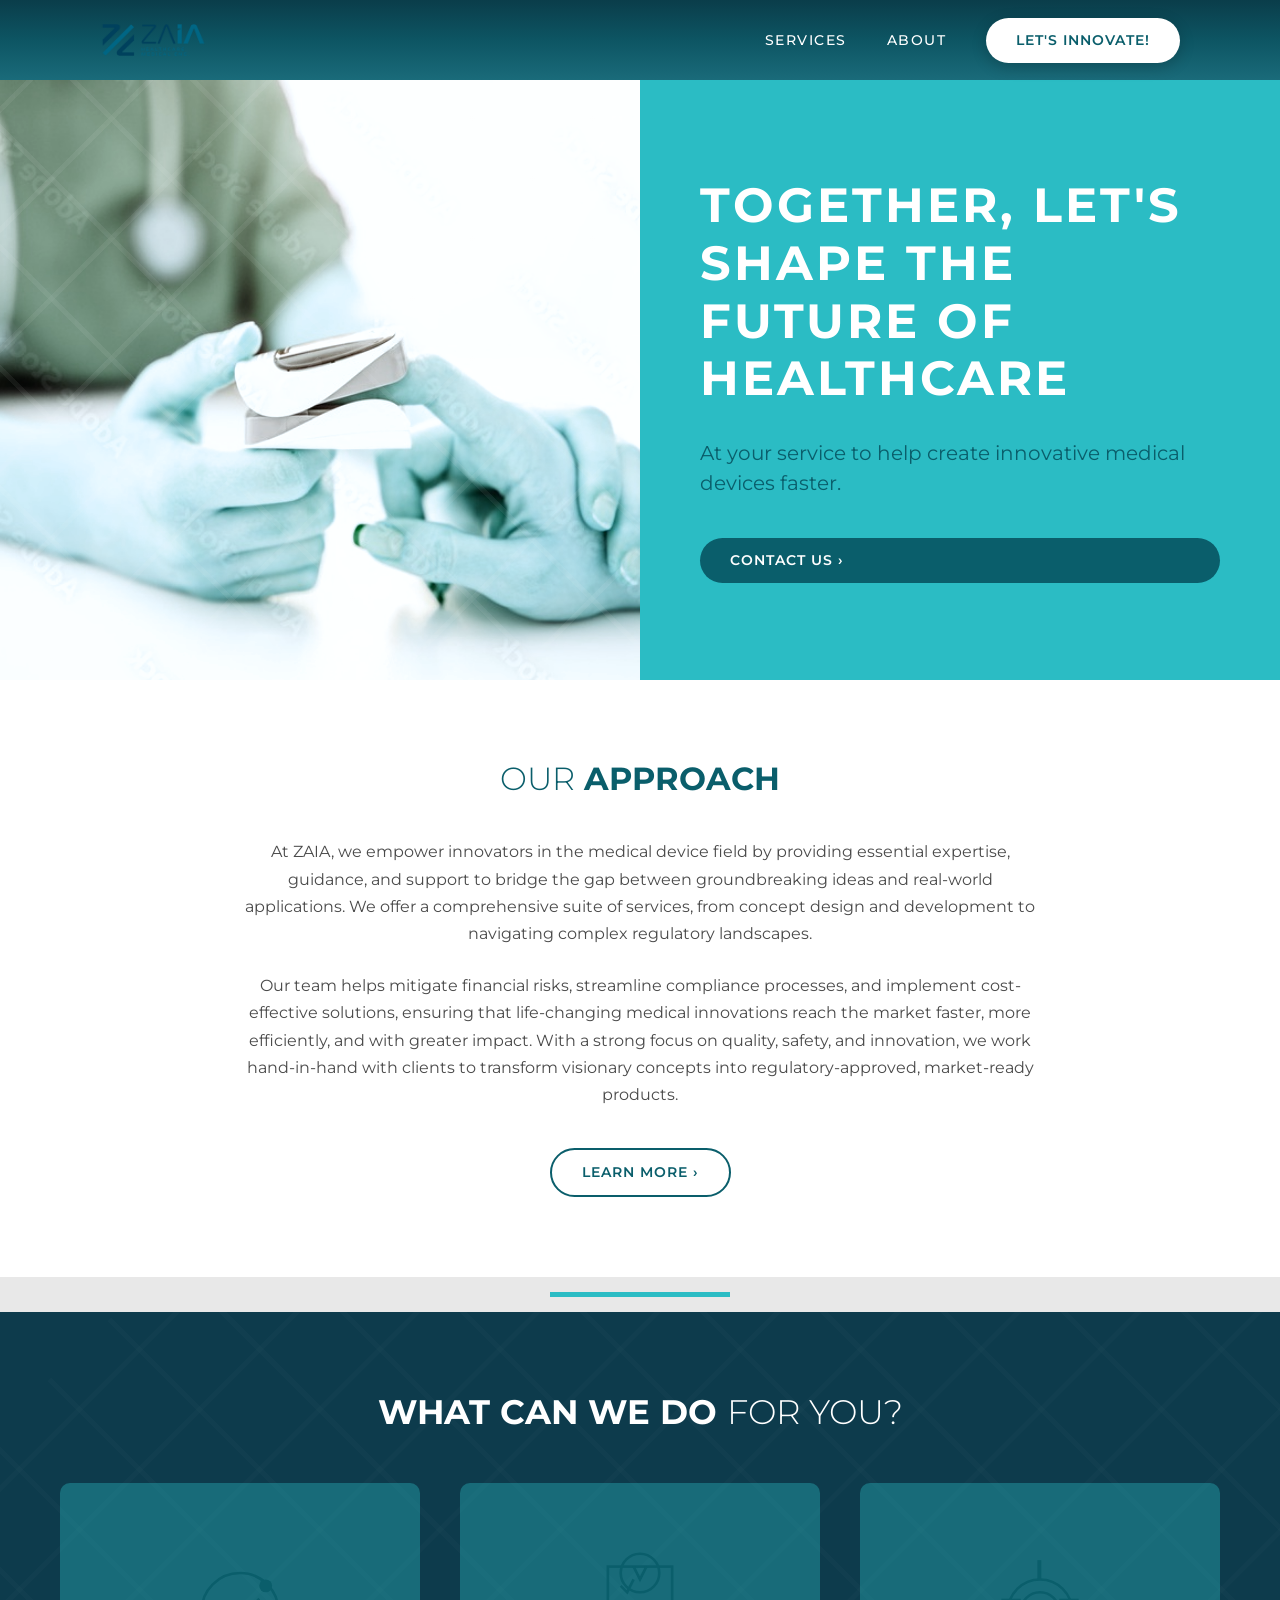
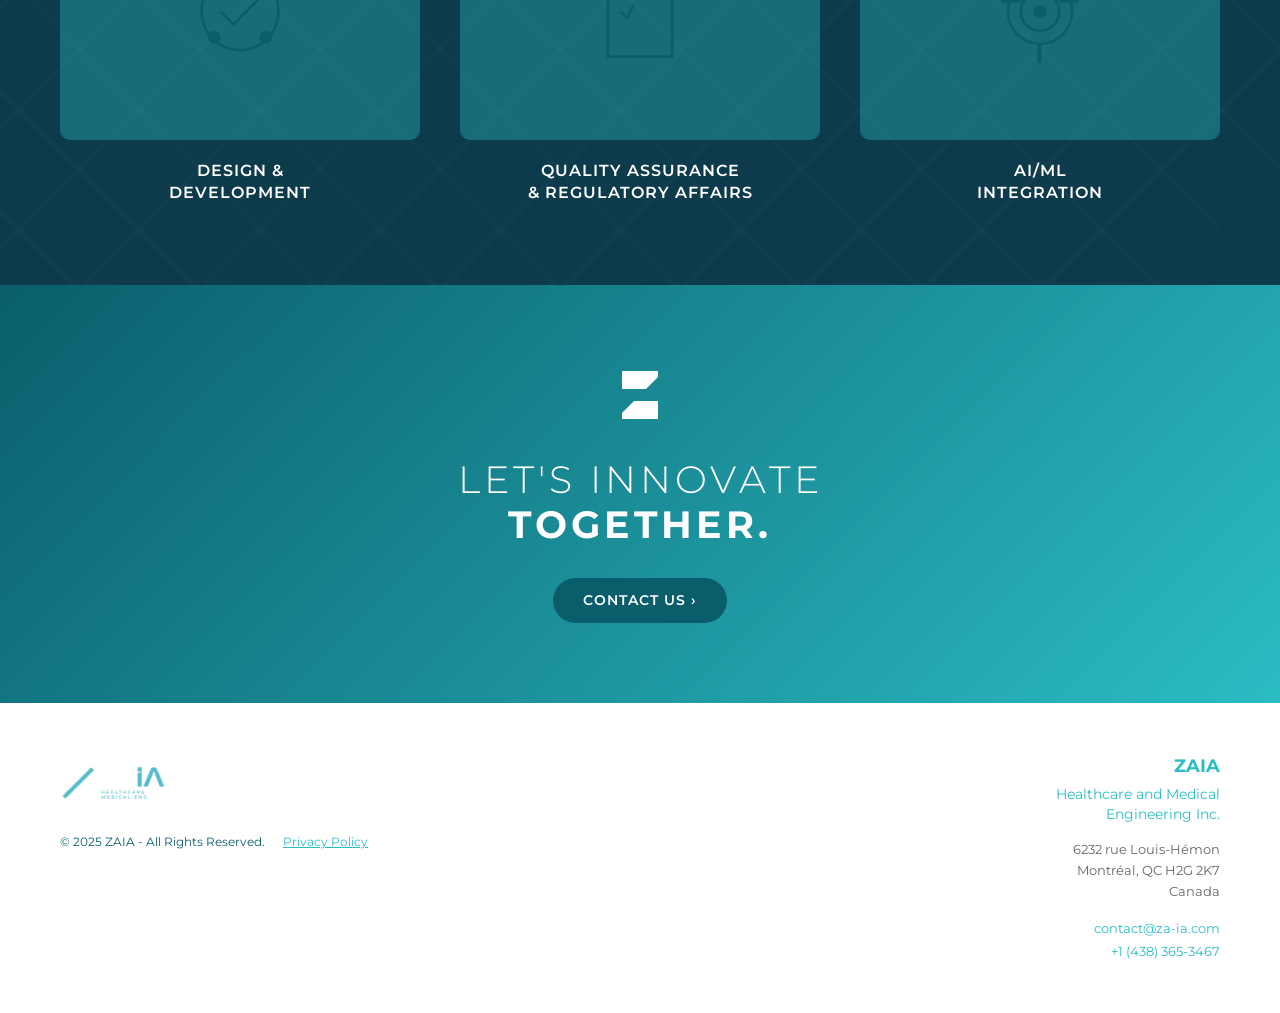
<file: index.html>
<!DOCTYPE html>
<html lang="fr">
<head>
    <meta charset="UTF-8">
    <meta name="viewport" content="width=device-width, initial-scale=1.0">
    <meta name="description" content="ZAIA Healthcare & Medical Engineering - Empowering innovators in the medical device field">
    <title>ZAIA Healthcare - Medical Engineering</title>

    <!-- Google Fonts -->
    <link rel="preconnect" href="https://fonts.googleapis.com">
    <link rel="preconnect" href="https://fonts.gstatic.com" crossorigin>
    <link href="https://fonts.googleapis.com/css2?family=Montserrat:wght@300;400;500;600;700&display=swap" rel="stylesheet">

    <!-- CSS Files -->
    <link rel="stylesheet" href="css/variables.css">
    <link rel="stylesheet" href="css/style.css">
    <link rel="stylesheet" href="css/responsive.css">
</head>
<body>
    <!-- SECTION 1: HEADER / NAVIGATION -->
    <header class="header">
        <div class="header-container">
            <!-- Logo -->
            <a href="#home" class="logo">
                <img src="assets/images/logo/zaia-logo-white.png" alt="ZAIA Healthcare" class="logo-image" onerror="this.style.display='none'; this.nextElementSibling.style.display='flex';">

                <!-- Fallback SVG si l'image n'est pas trouvée -->
                <div class="logo-fallback" style="display: none; align-items: center; gap: 12px;">
                    <div class="logo-symbol">
                        <svg width="40" height="50" viewBox="0 0 40 50" fill="none" xmlns="http://www.w3.org/2000/svg">
                            <path d="M5 5 L35 5 L35 10 L15 30 L35 30 L35 45 L5 45 L5 40 L25 20 L5 20 Z" fill="#FFFFFF"/>
                        </svg>
                    </div>
                    <div class="logo-text">
                        <div class="logo-name">ZAIA</div>
                        <div class="logo-subtitle">
                            <div>HEALTHCARE</div>
                            <div>MEDICAL ENG.</div>
                        </div>
                    </div>
                </div>
            </a>

            <!-- Navigation -->
            <nav class="nav">
                <a href="#services" class="nav-link">SERVICES</a>
                <a href="#about" class="nav-link">ABOUT</a>
                <a href="#contact" class="btn btn-primary">LET'S INNOVATE!</a>
            </nav>

            <!-- Mobile Menu Button -->
            <button class="mobile-menu-btn" aria-label="Toggle menu">
                <span></span>
                <span></span>
                <span></span>
            </button>
        </div>
    </header>

    <main>
        <!-- SECTION 2: HERO -->
        <section class="hero" id="home">
            <div class="hero-container">
                <!-- Left: Image with Watermark -->
                <div class="hero-image">
                    <div class="watermark"></div>
                    <img src="assets/images/hero-medical.jpg" alt="Medical device innovation">
                </div>

                <!-- Right: Content -->
                <div class="hero-content">
                    <h1 class="hero-title">TOGETHER, LET'S SHAPE THE FUTURE OF HEALTHCARE</h1>
                    <p class="hero-subtitle">At your service to help create innovative medical devices faster.</p>
                    <a href="#contact" class="btn btn-hero">CONTACT US ›</a>
                </div>
            </div>
        </section>

        <!-- SECTION 3: OUR APPROACH -->
        <section class="approach" id="about">
            <div class="approach-container">
                <h2 class="approach-title">
                    <span class="light">OUR</span> <span class="bold">APPROACH</span>
                </h2>

                <p class="approach-text">
                    At ZAIA, we empower innovators in the medical device field by providing essential expertise, guidance, and support to bridge the gap between groundbreaking ideas and real-world applications. We offer a comprehensive suite of services, from concept design and development to navigating complex regulatory landscapes.
                </p>

                <p class="approach-text">
                    Our team helps mitigate financial risks, streamline compliance processes, and implement cost-effective solutions, ensuring that life-changing medical innovations reach the market faster, more efficiently, and with greater impact. With a strong focus on quality, safety, and innovation, we work hand-in-hand with clients to transform visionary concepts into regulatory-approved, market-ready products.
                </p>

                <a href="#services" class="btn btn-outline">LEARN MORE ›</a>
            </div>
        </section>

        <!-- SECTION 4: TRANSITION BAR -->
        <div class="transition-bar">
            <div class="transition-accent"></div>
        </div>

        <!-- SECTION 5: SERVICES -->
        <section class="services" id="services">
            <div class="services-watermark"></div>
            <div class="services-container">
                <h2 class="services-title">
                    <span class="bold">WHAT CAN WE DO</span> <span class="light">FOR YOU?</span>
                </h2>

                <div class="services-grid">
                    <!-- Service 1 -->
                    <div class="service-card">
                        <div class="service-image">
                            <svg class="service-placeholder" viewBox="0 0 280 200" fill="none" xmlns="http://www.w3.org/2000/svg">
                                <rect width="280" height="200" fill="#2BBCC4" opacity="0.3"/>
                                <g transform="translate(140, 100)">
                                    <circle cx="0" cy="0" r="30" stroke="#0A5E6B" stroke-width="2" fill="none"/>
                                    <path d="M-15 0 L-5 10 L15 -10" stroke="#0A5E6B" stroke-width="2" fill="none"/>
                                    <circle cx="20" cy="-20" r="5" fill="#0A5E6B"/>
                                    <circle cx="-20" cy="20" r="5" fill="#0A5E6B"/>
                                    <circle cx="20" cy="20" r="5" fill="#0A5E6B"/>
                                </g>
                            </svg>
                        </div>
                        <h3 class="service-title">DESIGN &<br>DEVELOPMENT</h3>
                    </div>

                    <!-- Service 2 -->
                    <div class="service-card">
                        <div class="service-image">
                            <svg class="service-placeholder" viewBox="0 0 280 200" fill="none" xmlns="http://www.w3.org/2000/svg">
                                <rect width="280" height="200" fill="#2BBCC4" opacity="0.3"/>
                                <g transform="translate(140, 100)">
                                    <rect x="-25" y="-35" width="50" height="70" stroke="#0A5E6B" stroke-width="2" fill="none"/>
                                    <path d="M-15 -20 L-10 -15 L-5 -25" stroke="#0A5E6B" stroke-width="2" fill="none"/>
                                    <path d="M-15 0 L-10 5 L-5 -5" stroke="#0A5E6B" stroke-width="2" fill="none"/>
                                    <circle cx="0" cy="-30" r="15" stroke="#0A5E6B" stroke-width="2" fill="none"/>
                                    <path d="M-5 -35 L0 -25 L5 -35" stroke="#0A5E6B" stroke-width="2" fill="none"/>
                                </g>
                            </svg>
                        </div>
                        <h3 class="service-title">QUALITY ASSURANCE<br>& REGULATORY AFFAIRS</h3>
                    </div>

                    <!-- Service 3 -->
                    <div class="service-card">
                        <div class="service-image">
                            <svg class="service-placeholder" viewBox="0 0 280 200" fill="none" xmlns="http://www.w3.org/2000/svg">
                                <rect width="280" height="200" fill="#2BBCC4" opacity="0.3"/>
                                <g transform="translate(140, 100)">
                                    <circle cx="0" cy="0" r="25" stroke="#0A5E6B" stroke-width="2" fill="none"/>
                                    <circle cx="0" cy="0" r="15" stroke="#0A5E6B" stroke-width="2" fill="none"/>
                                    <circle cx="0" cy="0" r="5" fill="#0A5E6B"/>
                                    <rect x="-30" y="-10" width="15" height="3" fill="#0A5E6B"/>
                                    <rect x="15" y="-10" width="15" height="3" fill="#0A5E6B"/>
                                    <rect x="-2" y="-40" width="3" height="15" fill="#0A5E6B"/>
                                    <rect x="-2" y="25" width="3" height="15" fill="#0A5E6B"/>
                                </g>
                            </svg>
                        </div>
                        <h3 class="service-title">AI/ML<br>INTEGRATION</h3>
                    </div>
                </div>
            </div>
        </section>

        <!-- SECTION 6: CALL TO ACTION -->
        <section class="cta">
            <div class="cta-container">
                <div class="cta-logo">
                    <svg width="50" height="60" viewBox="0 0 40 50" fill="none" xmlns="http://www.w3.org/2000/svg">
                        <path d="M5 5 L35 5 L35 10 L15 30 L35 30 L35 45 L5 45 L5 40 L25 20 L5 20 Z" fill="#FFFFFF"/>
                    </svg>
                </div>
                <h2 class="cta-title">
                    <span class="light">LET'S INNOVATE</span><br>
                    <span class="bold">TOGETHER.</span>
                </h2>
                <a href="#contact" class="btn btn-cta">CONTACT US ›</a>
            </div>
        </section>
    </main>

    <!-- SECTION 7: FOOTER -->
    <footer class="footer">
        <div class="footer-container">
            <!-- Left Column -->
            <div class="footer-left">
                <a href="#home" class="footer-logo">
                    <img src="assets/images/logo/zaia-logo-teal.png" alt="ZAIA Healthcare" class="logo-image" onerror="this.style.display='none'; this.nextElementSibling.style.display='flex';">

                    <!-- Fallback SVG si l'image n'est pas trouvée -->
                    <div class="logo-fallback" style="display: none; align-items: center; gap: 12px;">
                        <div class="logo-symbol">
                            <svg width="40" height="50" viewBox="0 0 40 50" fill="none" xmlns="http://www.w3.org/2000/svg">
                                <path d="M5 5 L35 5 L35 10 L15 30 L35 30 L35 45 L5 45 L5 40 L25 20 L5 20 Z" fill="#0A5E6B"/>
                            </svg>
                        </div>
                        <div class="logo-text">
                            <div class="logo-name">ZAIA</div>
                            <div class="logo-subtitle">
                                <div>HEALTHCARE</div>
                                <div>MEDICAL ENG.</div>
                            </div>
                        </div>
                    </div>
                </a>
                <div class="footer-copyright">
                    <span>© 2025 ZAIA - All Rights Reserved.</span>
                    <a href="#" class="footer-link">Privacy Policy</a>
                </div>
            </div>

            <!-- Right Column -->
            <div class="footer-right">
                <div class="footer-brand">ZAIA</div>
                <div class="footer-company">Healthcare and Medical<br>Engineering Inc.</div>
                <address class="footer-address">
                    6232 rue Louis-Hémon<br>
                    Montréal, QC H2G 2K7<br>
                    Canada
                </address>
                <div class="footer-contact">
                    <a href="mailto:contact@za-ia.com">contact@za-ia.com</a><br>
                    <a href="tel:+14383653467">+1 (438) 365-3467</a>
                </div>
            </div>
        </div>
    </footer>

    <!-- JavaScript -->
    <script src="js/main.js"></script>
</body>
</html>
</file>
<file: css/variables.css>
/* ========================================
   ZAIA Healthcare - Variables CSS
   ======================================== */

:root {
    /* ====== COULEURS PRINCIPALES ====== */
    --teal-primary: #0A5E6B;      /* Logo, titres, boutons */
    --cyan-accent: #2BBCC4;       /* Fond Hero, accents, liens */
    --navy-dark: #0D3B4C;         /* Fond section services */

    /* ====== COULEURS NEUTRES ====== */
    --white: #FFFFFF;
    --gray-light: #E8E8E8;        /* Barre de transition */
    --gray-text: #4A4A4A;         /* Corps de texte */
    --gray-secondary: #666666;    /* Texte secondaire */

    /* ====== DÉGRADÉ CTA ====== */
    --gradient-cta: linear-gradient(135deg, #0A5E6B 0%, #2BBCC4 100%);

    /* ====== TYPOGRAPHIE ====== */
    --font-primary: 'Montserrat', -apple-system, BlinkMacSystemFont, 'Segoe UI', sans-serif;

    /* Tailles de police */
    --font-hero-title: 48px;      /* Titre Hero */
    --font-section-title: 32px;   /* Titres de section */
    --font-subtitle: 20px;        /* Sous-titres */
    --font-body: 16px;            /* Corps de texte */
    --font-nav: 14px;             /* Navigation */
    --font-button: 14px;          /* Boutons */

    /* Graisse de police */
    --weight-light: 300;
    --weight-regular: 400;
    --weight-medium: 500;
    --weight-semibold: 600;
    --weight-bold: 700;

    /* Espacement des lettres */
    --letter-spacing-title: 3px;
    --letter-spacing-nav: 1.5px;
    --letter-spacing-button: 1px;

    /* Interligne */
    --line-height-tight: 1.2;
    --line-height-normal: 1.5;
    --line-height-relaxed: 1.7;

    /* ====== DIMENSIONS ====== */
    --header-height: 80px;
    --max-width-content: 1200px;
    --max-width-text: 800px;

    /* Padding et marges */
    --padding-section-vertical: 80px;
    --padding-section-horizontal: 60px;
    --padding-container: 40px;

    /* Border radius */
    --border-radius-button: 25px;
    --border-radius-card: 10px;

    /* ====== TRANSITIONS ====== */
    --transition-fast: 0.2s ease;
    --transition-normal: 0.3s ease;
    --transition-slow: 0.5s ease;

    /* ====== OMBRES ====== */
    --shadow-subtle: 0 2px 10px rgba(0, 0, 0, 0.05);
    --shadow-card: 0 4px 20px rgba(0, 0, 0, 0.1);
    --shadow-hover: 0 10px 30px rgba(0, 0, 0, 0.15);

    /* ====== Z-INDEX ====== */
    --z-watermark: 1;
    --z-content: 2;
    --z-header: 100;
    --z-mobile-menu: 200;
}

/* ====== RESPONSIVE BREAKPOINTS ====== */
/* Utilisés dans responsive.css */
/* Mobile: < 768px */
/* Tablet: 768px - 991px */
/* Desktop: 992px - 1200px */
/* Desktop Large: > 1200px */
</file>
<file: css/style.css>
/* ========================================
   ZAIA Healthcare - Styles Principaux
   ======================================== */

/* ====== RESET ET BASE ====== */
* {
    margin: 0;
    padding: 0;
    box-sizing: border-box;
}

html {
    scroll-behavior: smooth;
    font-size: 16px;
}

body {
    font-family: var(--font-primary);
    color: var(--gray-text);
    background: var(--white);
    line-height: var(--line-height-normal);
    overflow-x: hidden;
}

img {
    max-width: 100%;
    height: auto;
    display: block;
}

a {
    text-decoration: none;
    color: inherit;
}

button {
    border: none;
    background: none;
    cursor: pointer;
    font-family: inherit;
}

/* ====== TYPOGRAPHIE GLOBALE ====== */
h1, h2, h3, h4, h5, h6 {
    font-weight: var(--weight-bold);
    line-height: var(--line-height-tight);
}

/* ====== UTILITAIRES ====== */
.light {
    font-weight: var(--weight-light);
}

.bold {
    font-weight: var(--weight-bold);
}

/* ====== BOUTONS ====== */
.btn {
    display: inline-block;
    padding: 12px 30px;
    border-radius: var(--border-radius-button);
    font-size: var(--font-button);
    font-weight: var(--weight-semibold);
    text-transform: uppercase;
    letter-spacing: var(--letter-spacing-button);
    transition: all var(--transition-normal);
    cursor: pointer;
    white-space: nowrap;
}

.btn-primary {
    background: var(--teal-primary);
    color: var(--white);
}

.btn-primary:hover {
    background: #084550;
    transform: translateY(-2px);
    box-shadow: var(--shadow-hover);
}

.btn-hero {
    background: var(--teal-primary);
    color: var(--white);
}

.btn-hero:hover {
    background: #084550;
}

.btn-outline {
    background: transparent;
    color: var(--teal-primary);
    border: 2px solid var(--teal-primary);
}

.btn-outline:hover {
    background: var(--teal-primary);
    color: var(--white);
}

.btn-cta {
    background: var(--teal-primary);
    color: var(--white);
}

.btn-cta:hover {
    background: #084550;
}

/* ========================================
   SECTION 1: HEADER / NAVIGATION
   ======================================== */
.header {
    position: fixed;
    top: 0;
    left: 0;
    right: 0;
    height: var(--header-height);
    background: linear-gradient(to bottom, #0A3D4A 0%, #0D5563 50%, #1A6B7A 100%);
    box-shadow: 0 4px 20px rgba(10, 85, 99, 0.3);
    z-index: var(--z-header);
}

.header-container {
    max-width: var(--max-width-content);
    margin: 0 auto;
    padding: 0 var(--padding-section-horizontal);
    height: 100%;
    display: flex;
    align-items: center;
    justify-content: space-between;
}

/* Logo */
.logo {
    display: flex;
    align-items: center;
    gap: 12px;
}

.logo-image {
    height: 60px;
    width: auto;
    max-width: 200px;
    object-fit: contain;
}

.logo-symbol svg {
    width: 40px;
    height: 50px;
}

.logo-text {
    display: flex;
    flex-direction: column;
}

.logo-name {
    font-size: 28px;
    font-weight: var(--weight-bold);
    color: var(--white);
    letter-spacing: 0.5px;
    line-height: 1;
}

.logo-subtitle {
    display: flex;
    flex-direction: column;
    font-size: 8px;
    color: var(--white);
    text-transform: uppercase;
    letter-spacing: 2.5px;
    line-height: 1.1;
    margin-top: 2px;
}

/* Navigation */
.nav {
    display: flex;
    align-items: center;
    gap: 40px;
}

.nav-link {
    font-size: var(--font-nav);
    font-weight: var(--weight-medium);
    color: var(--white);
    text-transform: uppercase;
    letter-spacing: var(--letter-spacing-nav);
    transition: color var(--transition-normal);
}

.nav-link:hover {
    color: var(--cyan-accent);
}

/* Header CTA Button */
header .btn-primary {
    background: var(--white);
    color: var(--teal-primary);
    box-shadow: 0 4px 15px rgba(0, 0, 0, 0.2);
}

header .btn-primary:hover {
    background: var(--cyan-accent);
    color: var(--white);
    transform: translateY(-2px);
    box-shadow: 0 6px 20px rgba(0, 0, 0, 0.3);
}

/* Mobile Menu Button */
.mobile-menu-btn {
    display: none;
    flex-direction: column;
    gap: 5px;
    width: 30px;
    height: 25px;
}

.mobile-menu-btn span {
    display: block;
    width: 100%;
    height: 3px;
    background: var(--white);
    transition: all var(--transition-normal);
}

/* ========================================
   SECTION 2: HERO
   ======================================== */
.hero {
    margin-top: var(--header-height);
    min-height: 600px;
}

.hero-container {
    display: grid;
    grid-template-columns: 1fr 1fr;
    min-height: 600px;
}

/* Hero Image (Left) */
.hero-image {
    position: relative;
    overflow: hidden;
    background: var(--gray-light);
}

.hero-image img {
    width: 100%;
    height: 100%;
    object-fit: cover;
    object-position: center;
    filter: sepia(20%) saturate(80%) hue-rotate(160deg);
}

/* Watermark sur Hero Image */
.watermark {
    position: absolute;
    top: -50%;
    left: -50%;
    width: 200%;
    height: 200%;
    transform: rotate(-45deg);
    opacity: 0.12;
    z-index: var(--z-watermark);
    pointer-events: none;
    background-image: repeating-linear-gradient(
        0deg,
        transparent,
        transparent 80px,
        rgba(255, 255, 255, 0.5) 80px,
        rgba(255, 255, 255, 0.5) 85px
    ),
    repeating-linear-gradient(
        90deg,
        transparent,
        transparent 80px,
        rgba(255, 255, 255, 0.5) 80px,
        rgba(255, 255, 255, 0.5) 85px
    );
}

.watermark::before {
    content: 'Z';
    position: absolute;
    font-size: 50px;
    font-weight: var(--weight-bold);
    color: rgba(255, 255, 255, 0.8);
    font-family: var(--font-primary);
    left: 50%;
    top: 50%;
    transform: translate(-50%, -50%);
}

/* Hero Content (Right) */
.hero-content {
    background: var(--cyan-accent);
    padding: 80px 60px;
    display: flex;
    flex-direction: column;
    justify-content: center;
}

.hero-title {
    font-size: var(--font-hero-title);
    font-weight: var(--weight-bold);
    color: var(--white);
    text-transform: uppercase;
    letter-spacing: var(--letter-spacing-title);
    line-height: var(--line-height-tight);
    margin-bottom: 30px;
}

.hero-subtitle {
    font-size: var(--font-subtitle);
    color: var(--teal-primary);
    line-height: var(--line-height-normal);
    margin-bottom: 40px;
}

/* ========================================
   SECTION 3: OUR APPROACH
   ======================================== */
.approach {
    background: var(--white);
    padding: var(--padding-section-vertical) var(--padding-section-horizontal);
}

.approach-container {
    max-width: var(--max-width-text);
    margin: 0 auto;
    text-align: center;
}

.approach-title {
    font-size: var(--font-section-title);
    color: var(--teal-primary);
    text-transform: uppercase;
    margin-bottom: 40px;
}

.approach-text {
    font-size: var(--font-body);
    color: var(--gray-text);
    line-height: var(--line-height-relaxed);
    margin-bottom: 25px;
}

.approach-container .btn-outline {
    margin-top: 15px;
}

/* ========================================
   SECTION 4: TRANSITION BAR
   ======================================== */
.transition-bar {
    height: 35px;
    background: var(--gray-light);
    display: flex;
    align-items: center;
    justify-content: center;
}

.transition-accent {
    width: 180px;
    height: 5px;
    background: var(--cyan-accent);
}

/* ========================================
   SECTION 5: SERVICES
   ======================================== */
.services {
    background: var(--navy-dark);
    padding: var(--padding-section-vertical) var(--padding-section-horizontal);
    position: relative;
    overflow: hidden;
}

/* Watermark Services */
.services-watermark {
    position: absolute;
    top: -50%;
    left: -50%;
    width: 200%;
    height: 200%;
    transform: rotate(-45deg);
    opacity: 0.06;
    z-index: var(--z-watermark);
    pointer-events: none;
    background-image: repeating-linear-gradient(
        0deg,
        transparent,
        transparent 80px,
        rgba(255, 255, 255, 0.3) 80px,
        rgba(255, 255, 255, 0.3) 85px
    ),
    repeating-linear-gradient(
        90deg,
        transparent,
        transparent 80px,
        rgba(255, 255, 255, 0.3) 80px,
        rgba(255, 255, 255, 0.3) 85px
    );
}

.services-container {
    max-width: var(--max-width-content);
    margin: 0 auto;
    position: relative;
    z-index: var(--z-content);
}

.services-title {
    font-size: 34px;
    color: var(--white);
    text-align: center;
    text-transform: uppercase;
    margin-bottom: 50px;
}

.services-grid {
    display: grid;
    grid-template-columns: repeat(3, 1fr);
    gap: 40px;
}

/* Service Card */
.service-card {
    text-align: center;
    transition: transform var(--transition-normal);
}

.service-card:hover {
    transform: translateY(-5px);
}

.service-image {
    width: 100%;
    aspect-ratio: 280 / 200;
    border-radius: var(--border-radius-card);
    overflow: hidden;
    background: rgba(43, 188, 196, 0.1);
    margin-bottom: 20px;
}

.service-placeholder {
    width: 100%;
    height: 100%;
}

.service-title {
    font-size: 16px;
    font-weight: var(--weight-semibold);
    color: var(--white);
    text-transform: uppercase;
    letter-spacing: 1px;
    line-height: 1.4;
}

/* ========================================
   SECTION 6: CALL TO ACTION
   ======================================== */
.cta {
    background: var(--gradient-cta);
    padding: 80px var(--padding-section-horizontal);
}

.cta-container {
    max-width: 600px;
    margin: 0 auto;
    text-align: center;
}

.cta-logo {
    margin-bottom: 25px;
}

.cta-logo svg {
    margin: 0 auto;
    width: 50px;
    height: 60px;
}

.cta-title {
    font-size: 38px;
    color: var(--white);
    text-transform: uppercase;
    letter-spacing: 4px;
    margin-bottom: 30px;
}

/* ========================================
   SECTION 7: FOOTER
   ======================================== */
.footer {
    background: var(--white);
    padding: 50px var(--padding-section-horizontal);
}

.footer-container {
    max-width: var(--max-width-content);
    margin: 0 auto;
    display: flex;
    justify-content: space-between;
    align-items: flex-start;
}

/* Footer Left */
.footer-left {
    display: flex;
    flex-direction: column;
    gap: 20px;
}

.footer-logo {
    display: flex;
    align-items: center;
    gap: 12px;
}

.footer-logo .logo-image {
    height: 60px;
    width: auto;
    max-width: 200px;
    object-fit: contain;
}

.footer-copyright {
    font-size: 12px;
    color: var(--teal-primary);
}

.footer-link {
    color: var(--cyan-accent);
    text-decoration: underline;
    margin-left: 15px;
}

/* Footer Right */
.footer-right {
    text-align: right;
}

.footer-brand {
    font-size: 18px;
    font-weight: var(--weight-bold);
    color: var(--cyan-accent);
    margin-bottom: 5px;
}

.footer-company {
    font-size: 14px;
    color: var(--cyan-accent);
    margin-bottom: 15px;
    line-height: 1.4;
}

.footer-address {
    font-size: 13px;
    color: var(--gray-secondary);
    font-style: normal;
    line-height: 1.6;
    margin-bottom: 15px;
}

.footer-contact {
    font-size: 13px;
    line-height: 1.8;
}

.footer-contact a {
    color: var(--cyan-accent);
    transition: color var(--transition-normal);
}

.footer-contact a:hover {
    color: var(--teal-primary);
}
</file>
<file: css/responsive.css>
/* ========================================
   ZAIA Healthcare - Responsive Design
   ======================================== */

/* ====== TABLET (768px - 991px) ====== */
@media (max-width: 991px) {
    /* Typography */
    :root {
        --font-hero-title: 40px;
        --font-section-title: 28px;
        --font-subtitle: 18px;
        --padding-section-vertical: 60px;
        --padding-section-horizontal: 40px;
    }

    /* Header */
    .header-container {
        padding: 0 var(--padding-section-horizontal);
    }

    /* Hero */
    .hero-container {
        min-height: 500px;
    }

    .hero-content {
        padding: 60px 40px;
    }

    /* Services */
    .services-grid {
        grid-template-columns: repeat(2, 1fr);
        gap: 30px;
    }

    .service-card:last-child {
        grid-column: 1 / -1;
        max-width: 400px;
        margin: 0 auto;
    }

    /* Footer */
    .footer-container {
        flex-direction: column;
        gap: 40px;
        align-items: flex-start;
    }

    .footer-right {
        text-align: left;
    }
}

/* ====== MOBILE (< 768px) ====== */
@media (max-width: 767px) {
    /* Typography */
    :root {
        --font-hero-title: 32px;
        --font-section-title: 24px;
        --font-subtitle: 16px;
        --font-body: 14px;
        --padding-section-vertical: 50px;
        --padding-section-horizontal: 20px;
    }

    /* ====== HEADER ====== */
    .header {
        height: 70px;
    }

    .header-container {
        padding: 0 20px;
    }

    /* Logo */
    .logo-symbol svg {
        width: 35px;
        height: 45px;
    }

    .logo-name {
        font-size: 24px;
    }

    .logo-subtitle {
        font-size: 7px;
        letter-spacing: 2px;
    }

    /* Navigation Mobile */
    .nav {
        position: fixed;
        top: 70px;
        right: -100%;
        width: 100%;
        max-width: 300px;
        height: calc(100vh - 70px);
        background: var(--white);
        flex-direction: column;
        align-items: flex-start;
        padding: 30px 20px;
        gap: 25px;
        box-shadow: -5px 0 20px rgba(0, 0, 0, 0.1);
        transition: right var(--transition-normal);
        z-index: var(--z-mobile-menu);
    }

    .nav.active {
        right: 0;
    }

    .nav-link {
        font-size: 16px;
        display: block;
        width: 100%;
    }

    .nav .btn-primary {
        width: 100%;
        text-align: center;
    }

    /* Mobile Menu Button */
    .mobile-menu-btn {
        display: flex;
    }

    .mobile-menu-btn.active span:nth-child(1) {
        transform: rotate(45deg) translateY(10px);
    }

    .mobile-menu-btn.active span:nth-child(2) {
        opacity: 0;
    }

    .mobile-menu-btn.active span:nth-child(3) {
        transform: rotate(-45deg) translateY(-10px);
    }

    /* ====== HERO ====== */
    .hero {
        margin-top: 70px;
    }

    .hero-container {
        grid-template-columns: 1fr;
        min-height: auto;
    }

    .hero-image {
        order: 1;
        min-height: 300px;
    }

    .hero-content {
        order: 2;
        padding: 50px 30px;
    }

    .hero-title {
        font-size: 32px;
        letter-spacing: 2px;
        margin-bottom: 20px;
    }

    .hero-subtitle {
        margin-bottom: 30px;
    }

    /* ====== APPROACH ====== */
    .approach {
        padding: 50px 20px;
    }

    .approach-title {
        font-size: 24px;
        margin-bottom: 30px;
    }

    .approach-text {
        font-size: 14px;
        text-align: left;
    }

    /* ====== SERVICES ====== */
    .services {
        padding: 50px 20px;
    }

    .services-title {
        font-size: 24px;
        margin-bottom: 40px;
    }

    .services-grid {
        grid-template-columns: 1fr;
        gap: 30px;
    }

    .service-card:last-child {
        grid-column: 1;
        max-width: 100%;
    }

    .service-image {
        max-width: 350px;
        margin: 0 auto 20px;
    }

    /* ====== CTA ====== */
    .cta {
        padding: 60px 30px;
    }

    .cta-title {
        font-size: 28px;
        letter-spacing: 3px;
    }

    /* ====== FOOTER ====== */
    .footer {
        padding: 40px 20px;
    }

    .footer-container {
        flex-direction: column;
        gap: 35px;
    }

    .footer-left {
        width: 100%;
    }

    .footer-logo {
        justify-content: center;
    }

    .footer-copyright {
        text-align: center;
        display: flex;
        flex-direction: column;
        gap: 10px;
    }

    .footer-link {
        margin-left: 0;
    }

    .footer-right {
        width: 100%;
        text-align: center;
    }

    .footer-brand {
        font-size: 16px;
    }

    .footer-company {
        font-size: 13px;
    }

    .footer-address,
    .footer-contact {
        font-size: 12px;
    }
}

/* ====== SMALL MOBILE (< 480px) ====== */
@media (max-width: 479px) {
    :root {
        --font-hero-title: 28px;
        --font-section-title: 22px;
    }

    .hero-title {
        font-size: 28px;
    }

    .hero-content {
        padding: 40px 25px;
    }

    .btn {
        padding: 10px 25px;
        font-size: 12px;
    }

    .services-title {
        font-size: 22px;
    }

    .cta-title {
        font-size: 24px;
        letter-spacing: 2px;
    }
}
</file>
